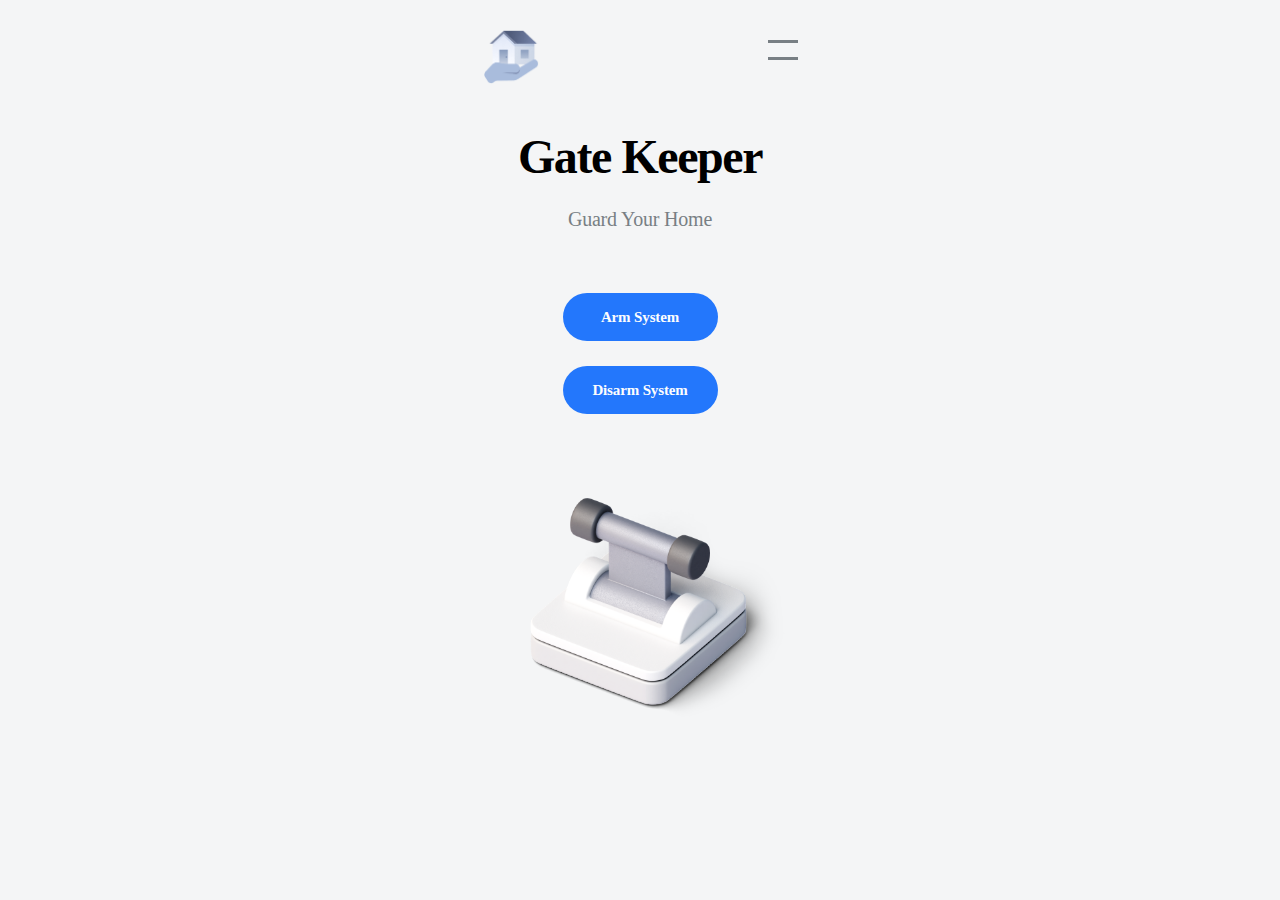
<file: index.html>
<!DOCTYPE html>
<html>
  <head>
    <meta charset="utf-8" />
    <meta
      name="viewport"
      content="width=device-width, initial-scale=1.0, maximum-scale=1.0"
    />
    <title>Gate Keeper</title>
    <link rel="shortcut icon" href="img/offer-1@2x.png" />
    <link rel="stylesheet" type="text/css" href="css/index.css" />
  </head>
  <body>
    <header>
      <a href="index.html"><img src="img/offer-1@2x.png" alt="Icon" /></a>
      <a href="menu.html" class="menu-link">
        <div class="horizontal-line"></div>
        <div class="horizontal-line"></div>
      </a>
    </header>
    <div class="title">
      <h1>Gate Keeper</h1>
      <h3>Guard Your Home</h3>
    </div>

    <main>
      <button>Arm System</button>
      <button>Disarm System</button>
    </main>
    <footer>
      <img src="img/element-2-obj.png" alt="Footer Image" />
    </footer>
  </body>
</html>
</file>
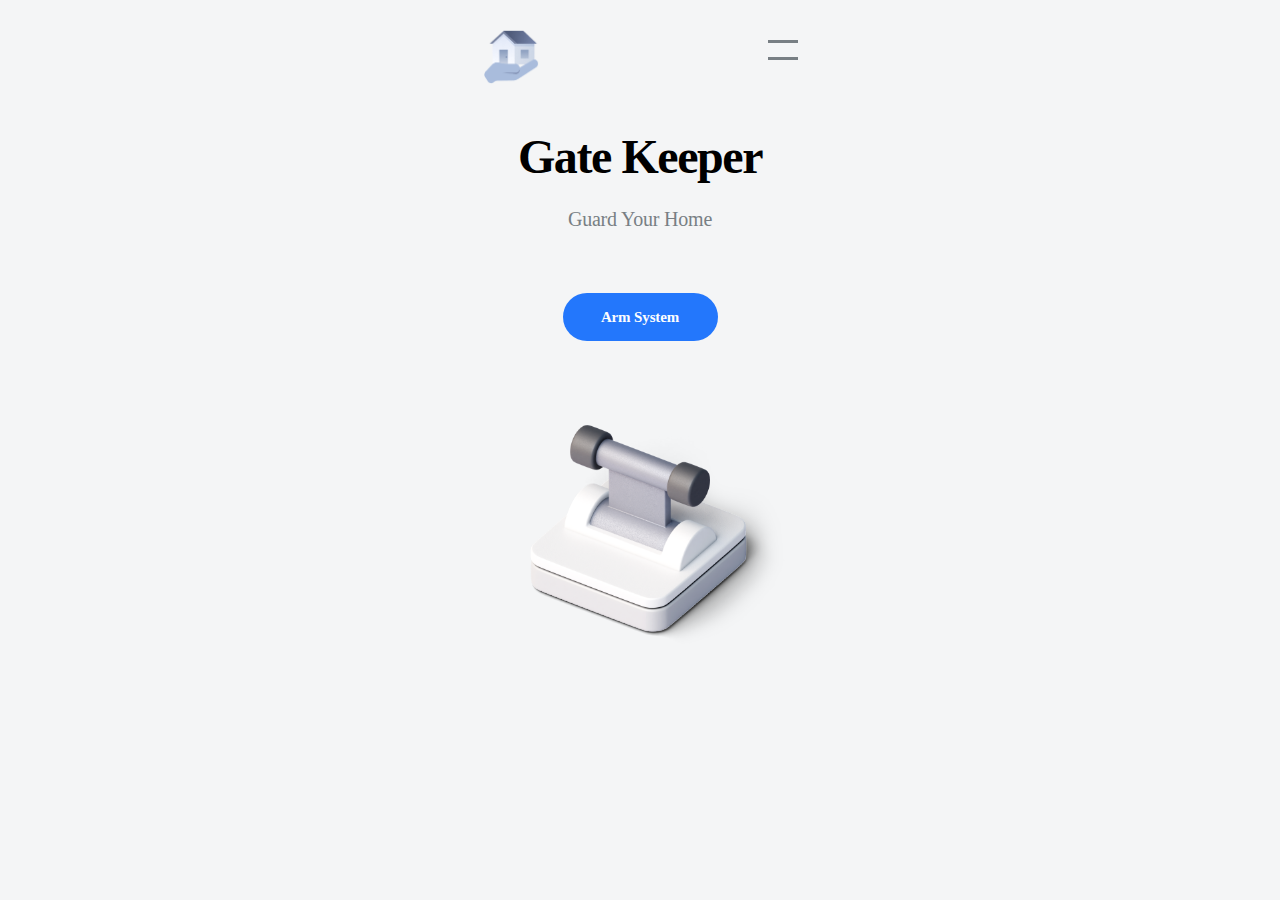
<file: IoT-Group7-web/index.html>
<!DOCTYPE html>
<html>
  <head>
    <meta charset="utf-8" />
    <meta
      name="viewport"
      content="width=device-width, initial-scale=1.0, maximum-scale=1.0"
    />
    <title>Gate Keeper</title>
    <link rel="shortcut icon" href="img/offer-1@2x.png" />
    <link rel="stylesheet" type="text/css" href="css/index.css" />

    
    <script src="js/aws-iot-sdk-browser-bundle-min.js"></script>
    <script src="js/aws-configuration.js"></script>
    <script src="js/index.js"></script>
  </head>
  <body>
    <header>
      <a href="index.html"><img src="img/offer-1@2x.png" alt="Icon" /></a>
      <a href="menu.html" class="menu-link">
        <div class="horizontal-line"></div>
        <div class="horizontal-line"></div>
      </a>
    </header>
    <div class="title">
      <h1>Gate Keeper</h1>
      <h3>Guard Your Home</h3>
    </div>

    <main>
      <button id="DeviceArmingEventButton">Arm System</button>
    </main>
    <footer>
      
      <div id=lights></div>
      <img id="Armed" src="img/element-2-obj.png" />
      <div id="preload">
          <img src="img/element-2-obj-unlocked.png" width="1 px" height="1 px" />
          <img src="img/element-2-obj-locked.png" width="1 px" height="1 px" />
      </div>
    </footer>
  </body>
</html>
</file>
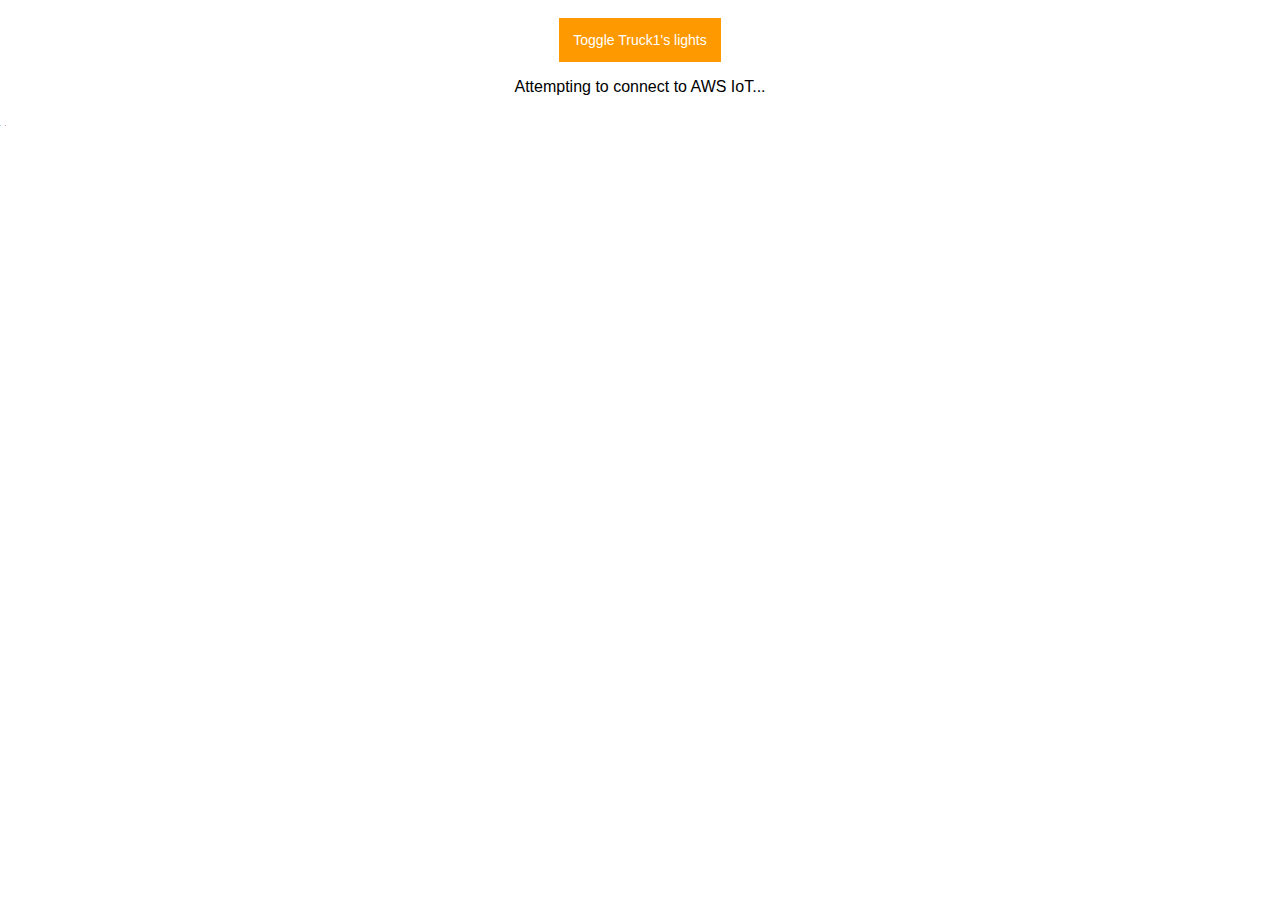
<file: website/index.html>
<!--
 * Copyright 2015-2019 Amazon.com, Inc. or its affiliates. All Rights Reserved.
 *
 * Licensed under the Apache License, Version 2.0 (the "License").
 * You may not use this file except in compliance with the License.
 * A copy of the License is located at
 *
 *  http://aws.amazon.com/apache2.0
 *
 * or in the "license" file accompanying this file. This file is distributed
 * on an "AS IS" BASIS, WITHOUT WARRANTIES OR CONDITIONS OF ANY KIND, either
 * express or implied. See the License for the specific language governing
 * permissions and limitations under the License.
-->

<!doctype html>
<html lang="en">

<head>
    <meta charset="utf-8">
    <title>Truck1 Shadow</title>
    <meta name="viewport" content="width=device-width, initial-scale=1">
    <style>
        html, body { font-family: "Amazon Ember", "Helvetica", "sans-serif"; margin: 0; }
        a { color: #FF9900; }
        h1 { font-weight: 300; }
        .app { width: 100%; }
        .app-header { text-align: center; }
        .app-body { width: 400px; margin: 0 auto; text-align: center; }
        .app-body button { background-color: #FF9900; font-size: 14px; color: white; padding: 1em; border: none; }
        .app-body button:hover { opacity: 0.8; }
    </style>
</head>

<body>
    <div class="app">
        <div class="app-header">
            <div class="app-logo">
                <img id="truck" src="[data-uri]" />
            </div>
            <div id=lights></div>
        </div>
        <div class="app-body">
            <button id="TruckLightsEventButton">Toggle Truck1's lights</button>
            <div id="messages">
                <p>Attempting to connect to AWS IoT...</p>
            </div>
        </div>
    </div>
    <script src="aws-iot-sdk-browser-bundle-min.js"></script>
    <script src="aws-configuration.js"></script>
    <script src="index.js"></script>

    <div id="preload">
        <img src="images/truck_off.png" width="1" height="1" />
        <img src="images/truck_on.png" width="1" height="1" />
    </div>
</body>

</html>
</file>
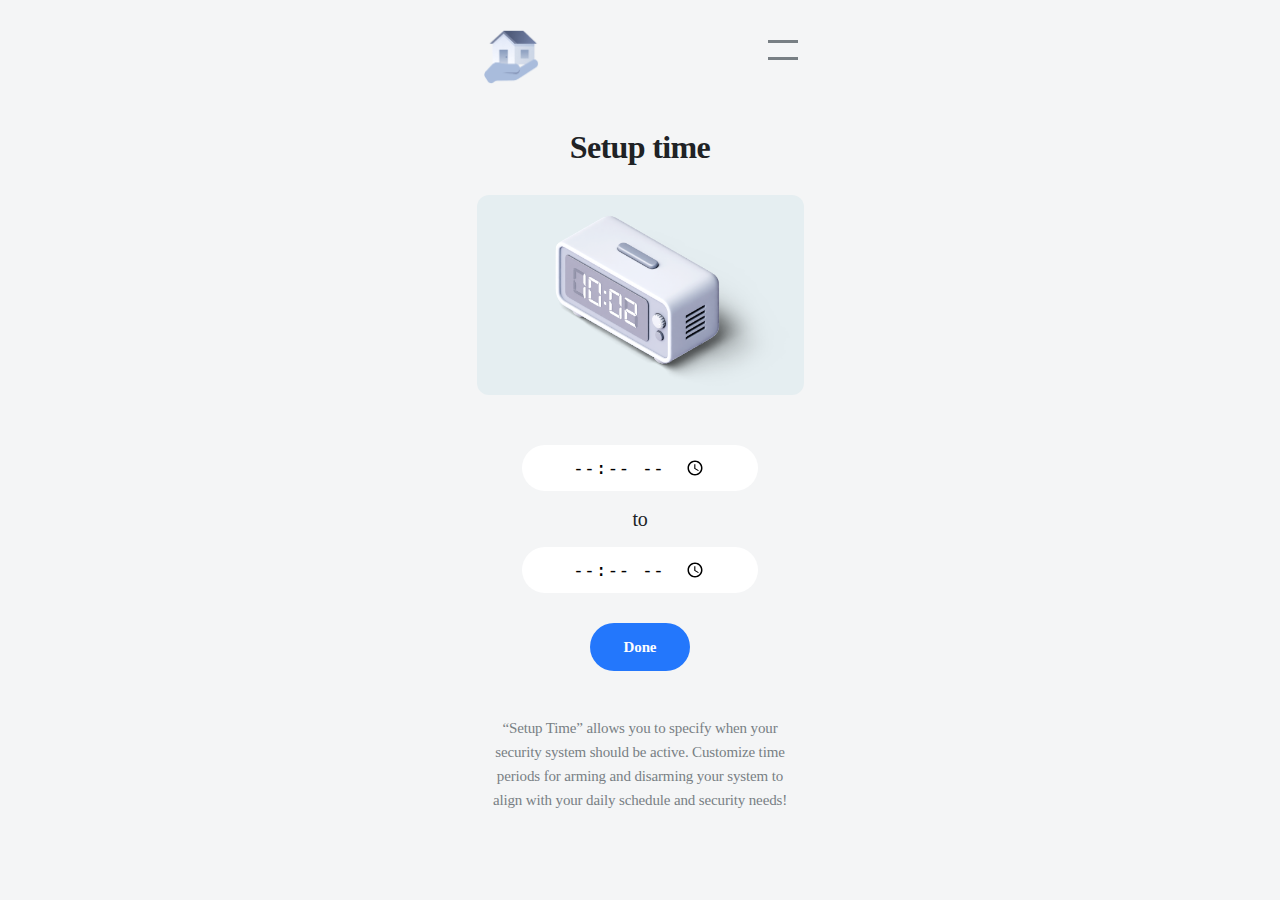
<file: setuptime.html>
<!DOCTYPE html>
<html>
  <head>
    <meta charset="utf-8" />
    <meta
      name="viewport"
      content="width=device-width, initial-scale=1.0, maximum-scale=1.0"
    />
    <title>Gate Keeper - Setuptime</title>
    <link rel="shortcut icon" href="img/offer-1@2x.png" />
    <link rel="stylesheet" type="text/css" href="css/setuptime.css" />
  </head>
  <body>
    <header>
      <a href="index.html"><img src="img/offer-1@2x.png" alt="Icon" /></a>
      <a href="menu.html" class="menu-link">
        <div class="horizontal-line"></div>
        <div class="horizontal-line"></div>
      </a>
    </header>
    <div class="title">
      <h1>Setup time</h1>
      <div class="pic">
        <div class="shadow">
          <img class="picture" src="img/8-obj.png" alt="32_obj 2" />
        </div>
      </div>
    </div>
    <div class="centered-content">
      <input type="time" id="time1" />
      <div class="to-text">to</div>
      <input type="time" id="time2" />
      <button id="doneButton">Done</button>
    </div>
    <div class="text">
      “Setup Time” allows you to specify when your security system should be
      active. Customize time periods for arming and disarming your system to
      align with your daily schedule and security needs!
    </div>
  </body>
  <script src="./js/setuptime.js"></script>
</html>
</file>
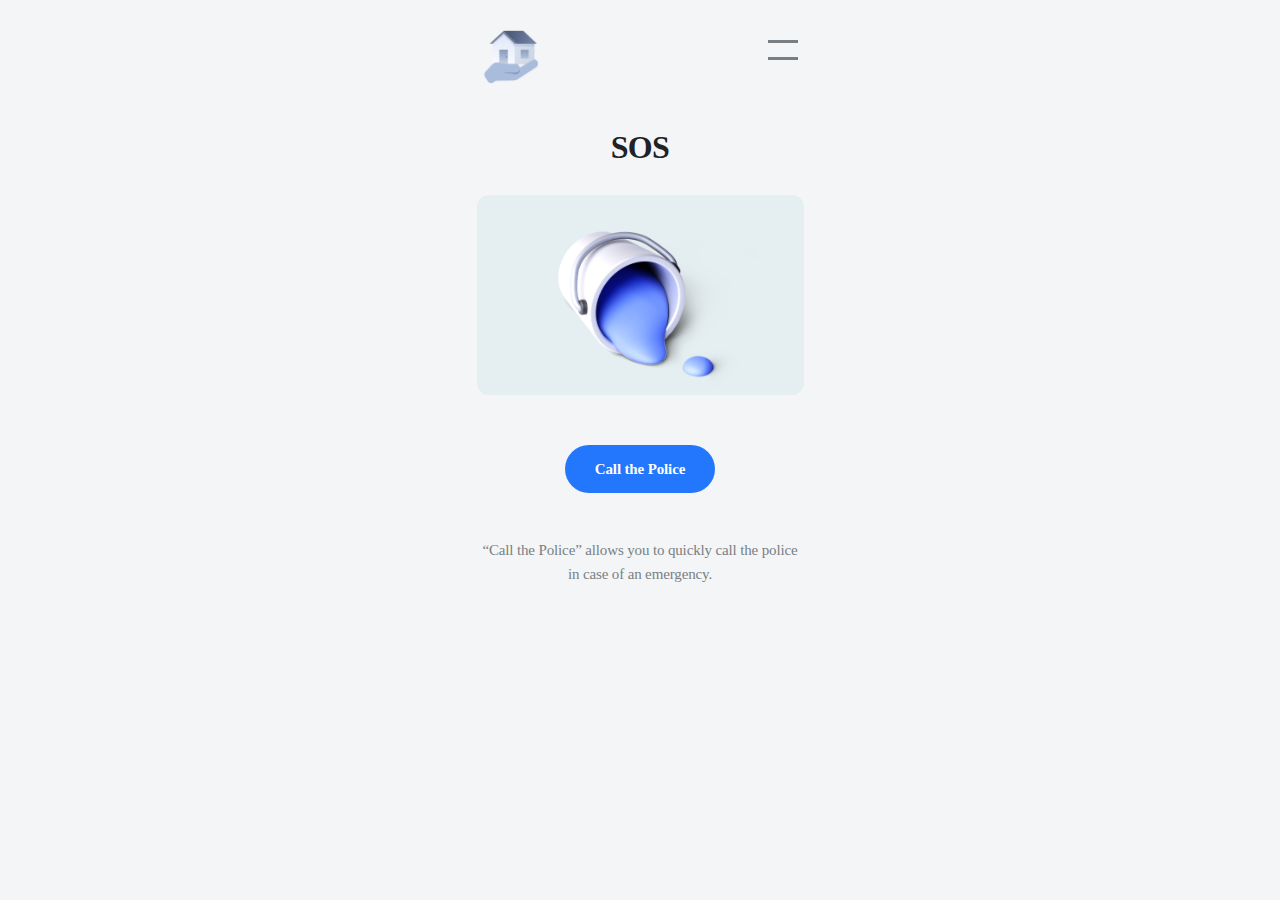
<file: SOS.html>
<!DOCTYPE html>
<html>
  <head>
    <meta charset="utf-8" />
    <meta
      name="viewport"
      content="width=device-width, initial-scale=1.0, maximum-scale=1.0"
    />
    <title>Gate Keeper - SOS</title>
    <link rel="shortcut icon" href="img/offer-1@2x.png" />
    <link rel="stylesheet" type="text/css" href="css/SOS.css" />
  </head>
  <body>
    <header>
      <a href="index.html"><img src="img/offer-1@2x.png" alt="Icon" /></a>
      <a href="menu.html" class="menu-link">
        <div class="horizontal-line"></div>
        <div class="horizontal-line"></div>
      </a>
    </header>
    <div class="title">
      <h1>SOS</h1>
      <div class="pic">
        <div class="shadow">
          <img class="picture" src="img/26_obj.png" alt="32_obj 2" />
        </div>
      </div>
    </div>

    <div class="centered-content">
      <button id="callButton">Call the Police</button>
    </div>
    <div class="text">
      “Call the Police” allows you to quickly call the police in case of an
      emergency.
    </div>
  </body>
  <script src="./js/SOS.js"></script>
</html>
</file>
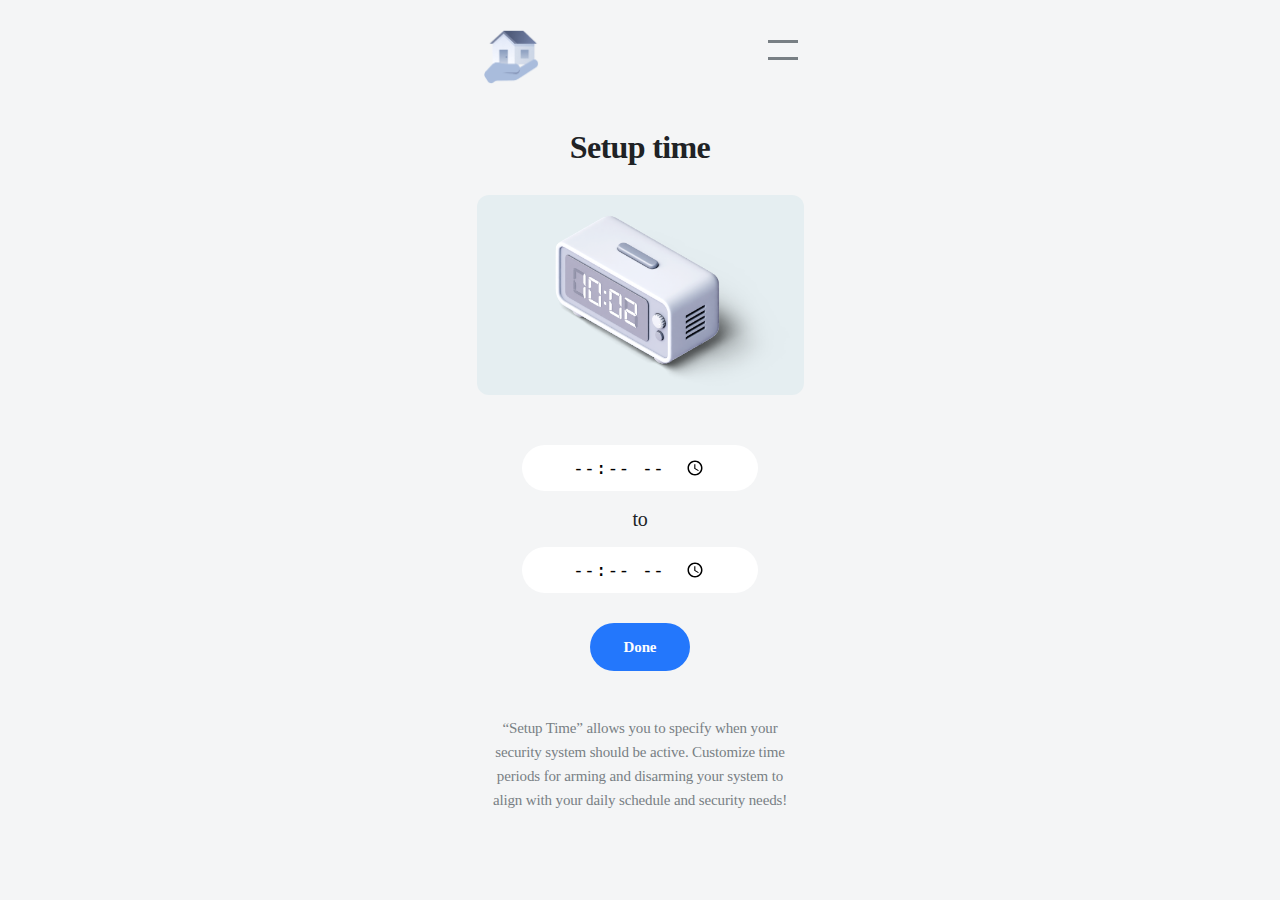
<file: IoT-Group7-web/setuptime.html>
<!DOCTYPE html>
<html>
  <head>
    <meta charset="utf-8" />
    <meta
      name="viewport"
      content="width=device-width, initial-scale=1.0, maximum-scale=1.0"
    />
    <title>Gate Keeper - Setuptime</title>
    <link rel="shortcut icon" href="img/offer-1@2x.png" />
    <link rel="stylesheet" type="text/css" href="css/setuptime.css" />
    <script src="js/aws-iot-sdk-browser-bundle-min.js"></script>
    <script src="js/aws-configuration.js"></script>
    <script src="js/TimeMessages.js"></script>
  </head>
  <body>
    <header>
      <a href="index.html"><img src="img/offer-1@2x.png" alt="Icon" /></a>
      <a href="menu.html" class="menu-link">
        <div class="horizontal-line"></div>
        <div class="horizontal-line"></div>
      </a>
    </header>
    <div class="title">
      <h1>Setup time</h1>
      <div class="pic">
        <div class="shadow">
          <img class="picture" src="img/8-obj.png" alt="32_obj 2" />
        </div>
      </div>
    </div>
    <div class="centered-content">
      <input type="time" id="time1" />
      <div class="to-text">to</div>
      <input type="time" id="time2" />
      <p id="ErrorMessage"></p>
      <button id="DeviceTimeSetButton">Done</button>
    </div>
    <div class="text">
      “Setup Time” allows you to specify when your security system should be
      active. Customize time periods for arming and disarming your system to
      align with your daily schedule and security needs!
    </div>
  </body>
  <script src="./js/setuptime.js"></script>
</html>
</file>
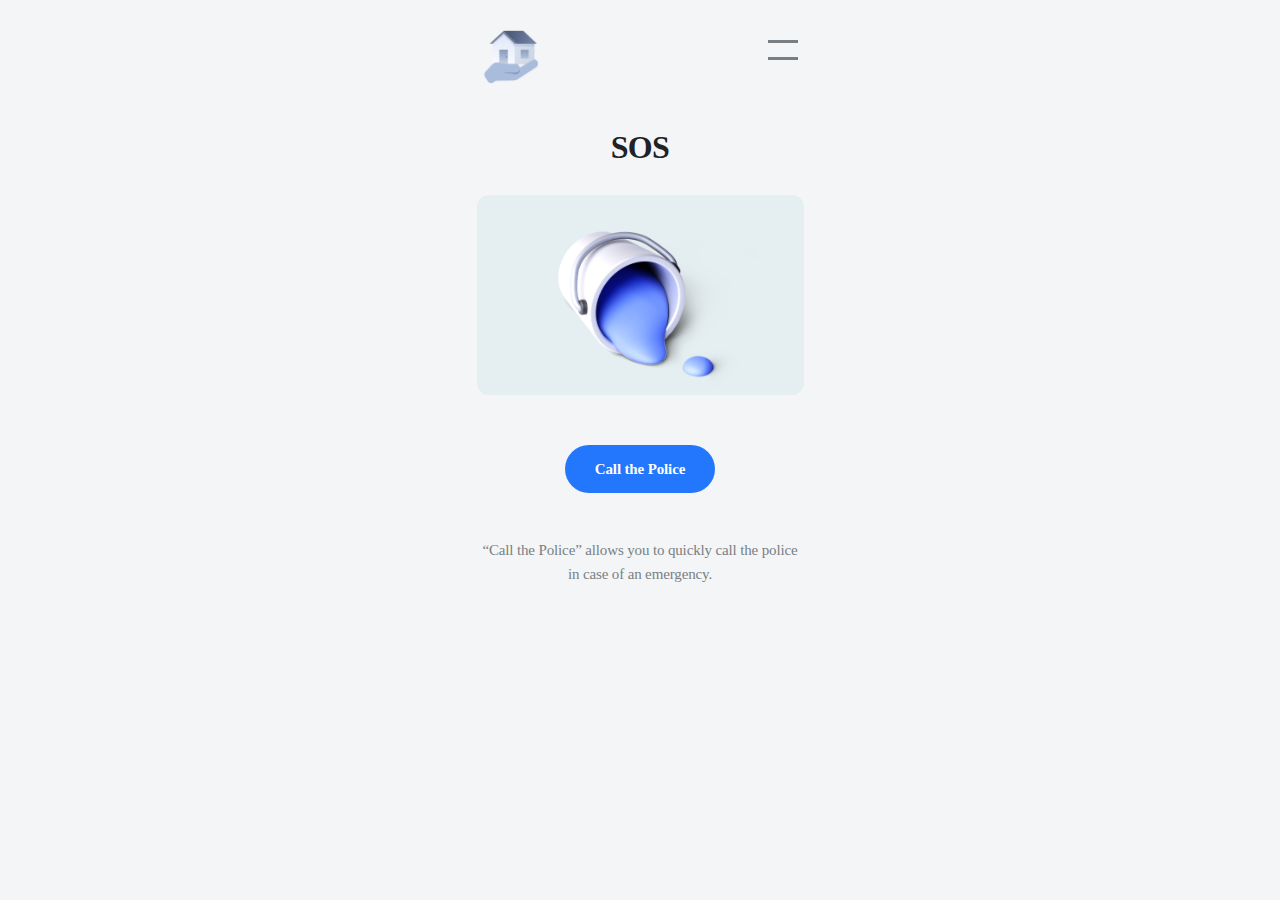
<file: IoT-Group7-web/SOS.html>
<!DOCTYPE html>
<html>
  <head>
    <meta charset="utf-8" />
    <meta
      name="viewport"
      content="width=device-width, initial-scale=1.0, maximum-scale=1.0"
    />
    <title>Gate Keeper - SOS</title>
    <link rel="shortcut icon" href="img/offer-1@2x.png" />
    <link rel="stylesheet" type="text/css" href="css/Intruder.css" />
  </head>
  <body>
    <header>
      <a href="index.html"><img src="img/offer-1@2x.png" alt="Icon" /></a>
      <a href="menu.html" class="menu-link">
        <div class="horizontal-line"></div>
        <div class="horizontal-line"></div>
      </a>
    </header>
    <div class="title">
      <h1>SOS</h1>
      <div class="pic">
        <div class="shadow">
          <img class="picture" src="img/26_obj.png" alt="32_obj 2" />
        </div>
      </div>
    </div>

    <div class="centered-content">
      <button id="callButton">Call the Police</button>
    </div>
    <div class="text">
      “Call the Police” allows you to quickly call the police in case of an
      emergency.
    </div>
  </body>
  <script src="./js/SOS.js"></script>
</html>
</file>
<file: css/index.css>
/* Reset some default browser styles */
body,
h1,
h2,
h3,
h4,
h5,
h6,
p,
ul,
ol,
li {
  margin: 0;
  padding: 0;
}
body {
  width: 100%;
  max-width: 375px; 
  margin: 0 auto;
  height: 667px;
  overflow: auto; 
  background-color: #f4f5f6;
}

header {
  display: flex;
  align-items: center; 
  justify-content: space-between;
  padding: 10px;
}

header img {
  margin-left: 20px;
  margin-top: 20px;
  height: 55px;

}

.menu-link {
  width: 30px;
  height: 20px;
  display: flex;
  flex-direction: column;
  justify-content: space-between;
  cursor: pointer;
  margin-right: 20px;
}

.menu-link:hover{
  opacity: 0.7;
}

.horizontal-line {
  width: 100%;
  height: 3px;
  background-color: #787F84;
  
}
.title{
  text-align: center;
  margin-top: 30px;
}
.title h1{
  font-size: 48px;
  font-weight: 800;
  line-height: 56px; 
  letter-spacing: -1.44px;
  margin-bottom: 20px;
  color: var(--neutral07);
}
.title h3{
  color: var(--neutral-04, #787F84);
  font-family: Poppins;
  font-size: 20px;
  font-style: normal;
  font-weight: 500;
  line-height: 28px; 
  letter-spacing: -0.2px;
  margin-bottom: 40px;
}


main {
  display: flex;
  flex-direction: column;
  align-items: center;
  justify-content: center;
}

button {
  margin: 5px; 
  border-radius: 48px;
  border: none;
  background: #2377FC;
  display: flex;
  width: 155px;
  padding: 12px 24px;
  justify-content: center;
  align-items: center;
  gap: 8px;
  color: var(--neutral-01, #FCFDFE);
  font-family: Poppins;
  font-size: 15px;
  font-weight: 600;
  line-height: 24px; 
  letter-spacing: -0.14px;
  margin-top: 20px;
}
button:hover{
  background: #1A5FF3;
}

footer {
  text-align: center;
}

footer img {
  max-width: 100%; 
  display: block;
  margin: 0 auto; 
  height: 334px;
  object-fit: cover;
  width: 334px;
  align-items: flex-start;
  align-self: flex-start;
  background-image: url(../img/element-2-shadow.png);
  background-position: 50% 50%;
  background-size: cover;
  display: flex;
  margin-top: 8px;
  min-width: 334px;
}
</file>
<file: IoT-Group7-web/css/index.css>
/* Reset some default browser styles */
body,
h1,
h2,
h3,
h4,
h5,
h6,
p,
ul,
ol,
li {
  margin: 0;
  padding: 0;
}
body {
  width: 100%;
  max-width: 375px; 
  margin: 0 auto;
  height: 667px;
  overflow: auto; 
  background-color: #f4f5f6;
}

header {
  display: flex;
  align-items: center; 
  justify-content: space-between;
  padding: 10px;
}

header img {
  margin-left: 20px;
  margin-top: 20px;
  height: 55px;

}

.menu-link {
  width: 30px;
  height: 20px;
  display: flex;
  flex-direction: column;
  justify-content: space-between;
  cursor: pointer;
  margin-right: 20px;
}

.menu-link:hover{
  opacity: 0.7;
}

.horizontal-line {
  width: 100%;
  height: 3px;
  background-color: #787F84;
  
}
.title{
  text-align: center;
  margin-top: 30px;
}
.title h1{
  font-size: 48px;
  font-weight: 800;
  line-height: 56px; 
  letter-spacing: -1.44px;
  margin-bottom: 20px;
  color: var(--neutral07);
}
.title h3{
  color: var(--neutral-04, #787F84);
  font-family: Poppins;
  font-size: 20px;
  font-style: normal;
  font-weight: 500;
  line-height: 28px; 
  letter-spacing: -0.2px;
  margin-bottom: 40px;
}


main {
  display: flex;
  flex-direction: column;
  align-items: center;
  justify-content: center;
}

button {
  margin: 5px; 
  border-radius: 48px;
  border: none;
  background: #2377FC;
  display: flex;
  width: 155px;
  padding: 12px 24px;
  justify-content: center;
  align-items: center;
  gap: 8px;
  color: var(--neutral-01, #FCFDFE);
  font-family: Poppins;
  font-size: 15px;
  font-weight: 600;
  line-height: 24px; 
  letter-spacing: -0.14px;
  margin-top: 20px;
}
button:hover{
  background: #1A5FF3;
}

footer {
  text-align: center;
}

footer img {
  max-width: 100%; 
  display: block;
  margin: 0 auto; 
  height: 334px;
  object-fit: cover;
  width: 334px;
  align-items: flex-start;
  align-self: flex-start;
  background-image: url(../img/element-2-shadow.png);
  background-position: 50% 50%;
  background-size: cover;
  display: flex;
  margin-top: 8px;
  min-width: 334px;
}

#preload {
  display: none;
}
</file>
<file: css/setuptime.css>
/* Reset some default browser styles */
body,
h1,
h2,
h3,
h4,
h5,
h6,
p,
ul,
ol,
li {
  margin: 0;
  padding: 0;
}
body {
  width: 100%;
  max-width: 375px; 
  margin: 0 auto;
  height: 667px;
  overflow: auto; 
  background-color: #f4f5f6;
}

header {
  display: flex;
  align-items: center; 
  justify-content: space-between;
  padding: 10px;
}

header img {
  margin-left: 20px;
  margin-top: 20px;
  height: 55px;

}

.menu-link {
  width: 30px;
  height: 20px;
  display: flex;
  flex-direction: column;
  justify-content: space-between;
  cursor: pointer;
  margin-right: 20px;
}

.menu-link:hover{
  opacity: 0.7;
}

.horizontal-line {
  width: 100%;
  height: 3px;
  background-color: #787F84;
  
}


.title{
  text-align: center;
  margin-top: 30px;
}
.title h1{
  color: var(--neutral-07, #202225);
  text-align: center;
  font-family: Poppins;
  font-size: 32px;
  font-style: normal;
  font-weight: 600;
  line-height: 36px; /* 112.5% */
  letter-spacing: -0.64px;
}
.title h3{
  color: var(--neutral-04, #787F84);
  font-family: Poppins;
  font-size: 20px;
  font-style: normal;
  font-weight: 500;
  line-height: 28px; 
  letter-spacing: -0.2px;
  margin-bottom: 40px;
}


main {
  display: flex;
  flex-direction: column;
  align-items: center;
  justify-content: center;
}

button {
  margin: 5px; 
  border-radius: 48px;
  border: none;
  background: #2377FC;
  display: flex;
  width: 100px;
  padding: 12px 24px;
  justify-content: center;
  align-items: center;
  gap: 8px;
  color: var(--neutral-01, #FCFDFE);
  font-family: Poppins;
  font-size: 15px;
  font-weight: 600;
  line-height: 24px; 
  letter-spacing: -0.14px;
  margin-top: 20px;
}
button:hover{
  background: #1A5FF3;
}

.setuptime {
  align-items: flex-start;
  display: flex;
  height: 900px;
  min-width: 375px;
  overflow-x: hidden;
}


.pic {
  align-items: flex-start;
  background-color: #e5eef1;
  border-radius: 12px;
  display: flex;
  justify-content: flex-end;
  width:80%;
  height: 200px;
  padding: 0 13.5px;
  margin: 30px auto;
}

.shadow {
  align-items: flex-start;
  background-image: url(../img/8-shadow.png);
  background-position: 50% 50%;
  background-size: cover;
  display: flex;
  margin-top: -57.6px;
}

.picture {
  height: 100%; 
  object-fit: cover;
  width: 100%; 
}

.centered-content {
  display: flex;
  flex-direction: column;
  align-items: center;
  justify-content: center;
  text-align: center;
  margin-top: 40px; 
}

#time1,
#time2 {
  margin: 10px;
  width: auto;
  height: 46px;
  flex-shrink: 0;
  border-radius: 23px;
  border: none;
  font-size: 18px;
  padding: 0 50px;
  box-sizing: border-box;
  letter-spacing: 1.4px;
}


.to-text {
  color: var(--neutral-07, #202225);
  text-align: center;
  font-family: Poppins;
  font-size: 20px;
  font-style: normal;
  font-weight: 400;
  line-height: 36px; /* 180% */
  letter-spacing: -0.4px;
}

.text {
  width: 85%;
  text-align: center;
  font-family: Poppins;
  font-size: 15px;
  font-style: normal;
  font-weight: 500;
  line-height: 24px;
  letter-spacing: -0.14px;
  color: var(--neutral-04, #787F84);
  margin: 40px auto;
  padding-bottom: 30px;
}
</file>
<file: css/SOS.css>
/* Reset some default browser styles */
body,
h1,
h2,
h3,
h4,
h5,
h6,
p,
ul,
ol,
li {
  margin: 0;
  padding: 0;
}
body {
  width: 100%;
  max-width: 375px; 
  margin: 0 auto;
  height: 667px;
  overflow: auto; 
  background-color: #f4f5f6;
}

header {
  display: flex;
  align-items: center; 
  justify-content: space-between;
  padding: 10px;
}

header img {
  margin-left: 20px;
  margin-top: 20px;
  height: 55px;

}

.menu-link {
  width: 30px;
  height: 20px;
  display: flex;
  flex-direction: column;
  justify-content: space-between;
  cursor: pointer;
  margin-right: 20px;
}

.menu-link:hover{
  opacity: 0.7;
}

.horizontal-line {
  width: 100%;
  height: 3px;
  background-color: #787F84;
  
}


.title{
  text-align: center;
  margin-top: 30px;
}
.title h1{
  color: var(--neutral-07, #202225);
  text-align: center;
  font-family: Poppins;
  font-size: 32px;
  font-style: normal;
  font-weight: 600;
  line-height: 36px; /* 112.5% */
  letter-spacing: -0.64px;
}
.title h3{
  color: var(--neutral-04, #787F84);
  font-family: Poppins;
  font-size: 20px;
  font-style: normal;
  font-weight: 500;
  line-height: 28px; 
  letter-spacing: -0.2px;
  margin-bottom: 40px;
}


main {
  display: flex;
  flex-direction: column;
  align-items: center;
  justify-content: center;
}

button {
  margin: 5px; 
  border-radius: 48px;
  border: none;
  background: #2377FC;
  display: flex;
  width: 150px;
  padding: 12px 24px;
  justify-content: center;
  align-items: center;
  gap: 8px;
  color: var(--neutral-01, #FCFDFE);
  font-family: Poppins;
  font-size: 15px;
  font-weight: 600;
  line-height: 24px; 
  letter-spacing: -0.14px;
  margin-top: 20px;
}
button:hover{
  background: #1A5FF3;
}

.setuptime {
  align-items: flex-start;
  display: flex;
  height: 900px;
  min-width: 375px;
  overflow-x: hidden;
}


.pic {
  align-items: flex-start;
  background-color: #e5eef1;
  border-radius: 12px;
  display: flex;
  justify-content: flex-end;
  width:80%;
  height: 200px;
  padding: 0 13.5px;
  margin: 30px auto;
}

.shadow {
  align-items: flex-start;
  background-image: url(../img/26_shadow.png);
  background-position: 50% 50%;
  background-size: cover;
  display: flex;
  margin-top: -57.6px;
}

.picture {
  height: 100%; 
  object-fit: cover;
  width: 100%; 
}

.centered-content {
  display: flex;
  flex-direction: column;
  align-items: center;
  justify-content: center;
  text-align: center;
  margin-top: 30px; 
}

.text {
  width: 85%;
  text-align: center;
  font-family: Poppins;
  font-size: 15px;
  font-style: normal;
  font-weight: 500;
  line-height: 24px;
  letter-spacing: -0.14px;
  color: var(--neutral-04, #787F84);
  margin: 40px auto;
  padding-bottom: 30px;
}
</file>
<file: IoT-Group7-web/css/setuptime.css>
/* Reset some default browser styles */
body,
h1,
h2,
h3,
h4,
h5,
h6,
p,
ul,
ol,
li {
  margin: 0;
  padding: 0;
}
body {
  width: 100%;
  max-width: 375px; 
  margin: 0 auto;
  height: 667px;
  overflow: auto; 
  background-color: #f4f5f6;
}

header {
  display: flex;
  align-items: center; 
  justify-content: space-between;
  padding: 10px;
}

header img {
  margin-left: 20px;
  margin-top: 20px;
  height: 55px;

}

.menu-link {
  width: 30px;
  height: 20px;
  display: flex;
  flex-direction: column;
  justify-content: space-between;
  cursor: pointer;
  margin-right: 20px;
}

.menu-link:hover{
  opacity: 0.7;
}

.horizontal-line {
  width: 100%;
  height: 3px;
  background-color: #787F84;
  
}


.title{
  text-align: center;
  margin-top: 30px;
}
.title h1{
  color: var(--neutral-07, #202225);
  text-align: center;
  font-family: Poppins;
  font-size: 32px;
  font-style: normal;
  font-weight: 600;
  line-height: 36px; /* 112.5% */
  letter-spacing: -0.64px;
}
.title h3{
  color: var(--neutral-04, #787F84);
  font-family: Poppins;
  font-size: 20px;
  font-style: normal;
  font-weight: 500;
  line-height: 28px; 
  letter-spacing: -0.2px;
  margin-bottom: 40px;
}


main {
  display: flex;
  flex-direction: column;
  align-items: center;
  justify-content: center;
}

button {
  margin: 5px; 
  border-radius: 48px;
  border: none;
  background: #2377FC;
  display: flex;
  width: 100px;
  padding: 12px 24px;
  justify-content: center;
  align-items: center;
  gap: 8px;
  color: var(--neutral-01, #FCFDFE);
  font-family: Poppins;
  font-size: 15px;
  font-weight: 600;
  line-height: 24px; 
  letter-spacing: -0.14px;
  margin-top: 20px;
}
button:hover{
  background: #1A5FF3;
}

.setuptime {
  align-items: flex-start;
  display: flex;
  height: 900px;
  min-width: 375px;
  overflow-x: hidden;
}


.pic {
  align-items: flex-start;
  background-color: #e5eef1;
  border-radius: 12px;
  display: flex;
  justify-content: flex-end;
  width:80%;
  height: 200px;
  padding: 0 13.5px;
  margin: 30px auto;
}

.shadow {
  align-items: flex-start;
  background-image: url(../img/8-shadow.png);
  background-position: 50% 50%;
  background-size: cover;
  display: flex;
  margin-top: -57.6px;
}

.picture {
  height: 100%; 
  object-fit: cover;
  width: 100%; 
}

.centered-content {
  display: flex;
  flex-direction: column;
  align-items: center;
  justify-content: center;
  text-align: center;
  margin-top: 40px; 
}

#time1,
#time2 {
  margin: 10px;
  width: auto;
  height: 46px;
  flex-shrink: 0;
  border-radius: 23px;
  border: none;
  font-size: 18px;
  padding: 0 50px;
  box-sizing: border-box;
  letter-spacing: 1.4px;
}


.to-text {
  color: var(--neutral-07, #202225);
  text-align: center;
  font-family: Poppins;
  font-size: 20px;
  font-style: normal;
  font-weight: 400;
  line-height: 36px; /* 180% */
  letter-spacing: -0.4px;
}

.text {
  width: 85%;
  text-align: center;
  font-family: Poppins;
  font-size: 15px;
  font-style: normal;
  font-weight: 500;
  line-height: 24px;
  letter-spacing: -0.14px;
  color: var(--neutral-04, #787F84);
  margin: 40px auto;
  padding-bottom: 30px;
}
</file>
<file: IoT-Group7-web/css/Intruder.css>
/* Reset some default browser styles */
body,
h1,
h2,
h3,
h4,
h5,
h6,
p,
ul,
ol,
li {
  margin: 0;
  padding: 0;
}
body {
  width: 100%;
  max-width: 375px; 
  margin: 0 auto;
  height: 667px;
  overflow: auto; 
  background-color: #f4f5f6;
}

header {
  display: flex;
  align-items: center; 
  justify-content: space-between;
  padding: 10px;
}

header img {
  margin-left: 20px;
  margin-top: 20px;
  height: 55px;

}

.menu-link {
  width: 30px;
  height: 20px;
  display: flex;
  flex-direction: column;
  justify-content: space-between;
  cursor: pointer;
  margin-right: 20px;
}

.menu-link:hover{
  opacity: 0.7;
}

.horizontal-line {
  width: 100%;
  height: 3px;
  background-color: #787F84;
  
}


.title{
  text-align: center;
  margin-top: 30px;
}
.title h1{
  color: var(--neutral-07, #202225);
  text-align: center;
  font-family: Poppins;
  font-size: 32px;
  font-style: normal;
  font-weight: 600;
  line-height: 36px; /* 112.5% */
  letter-spacing: -0.64px;
}
.title h3{
  color: var(--neutral-04, #787F84);
  font-family: Poppins;
  font-size: 20px;
  font-style: normal;
  font-weight: 500;
  line-height: 28px; 
  letter-spacing: -0.2px;
  margin-bottom: 40px;
}


main {
  display: flex;
  flex-direction: column;
  align-items: center;
  justify-content: center;
}

button {
  margin: 5px; 
  border-radius: 48px;
  border: none;
  background: #2377FC;
  display: flex;
  width: 150px;
  padding: 12px 24px;
  justify-content: center;
  align-items: center;
  gap: 8px;
  color: var(--neutral-01, #FCFDFE);
  font-family: Poppins;
  font-size: 15px;
  font-weight: 600;
  line-height: 24px; 
  letter-spacing: -0.14px;
  margin-top: 20px;
}
button:hover{
  background: #1A5FF3;
}

.setuptime {
  align-items: flex-start;
  display: flex;
  height: 900px;
  min-width: 375px;
  overflow-x: hidden;
}


.pic {
  align-items: flex-start;
  background-color: #e5eef1;
  border-radius: 12px;
  display: flex;
  justify-content: flex-end;
  width:80%;
  height: 200px;
  padding: 0 13.5px;
  margin: 30px auto;
}

.shadow {
  align-items: flex-start;
  background-image: url(../img/26_shadow.png);
  background-position: 50% 50%;
  background-size: cover;
  display: flex;
  margin-top: -57.6px;
}

.picture {
  height: 100%; 
  object-fit: cover;
  width: 100%; 
}

.centered-content {
  display: flex;
  flex-direction: column;
  align-items: center;
  justify-content: center;
  text-align: center;
  margin-top: 30px; 
}

.text {
  width: 85%;
  text-align: center;
  font-family: Poppins;
  font-size: 15px;
  font-style: normal;
  font-weight: 500;
  line-height: 24px;
  letter-spacing: -0.14px;
  color: var(--neutral-04, #787F84);
  margin: 40px auto;
  padding-bottom: 30px;
}
</file>
